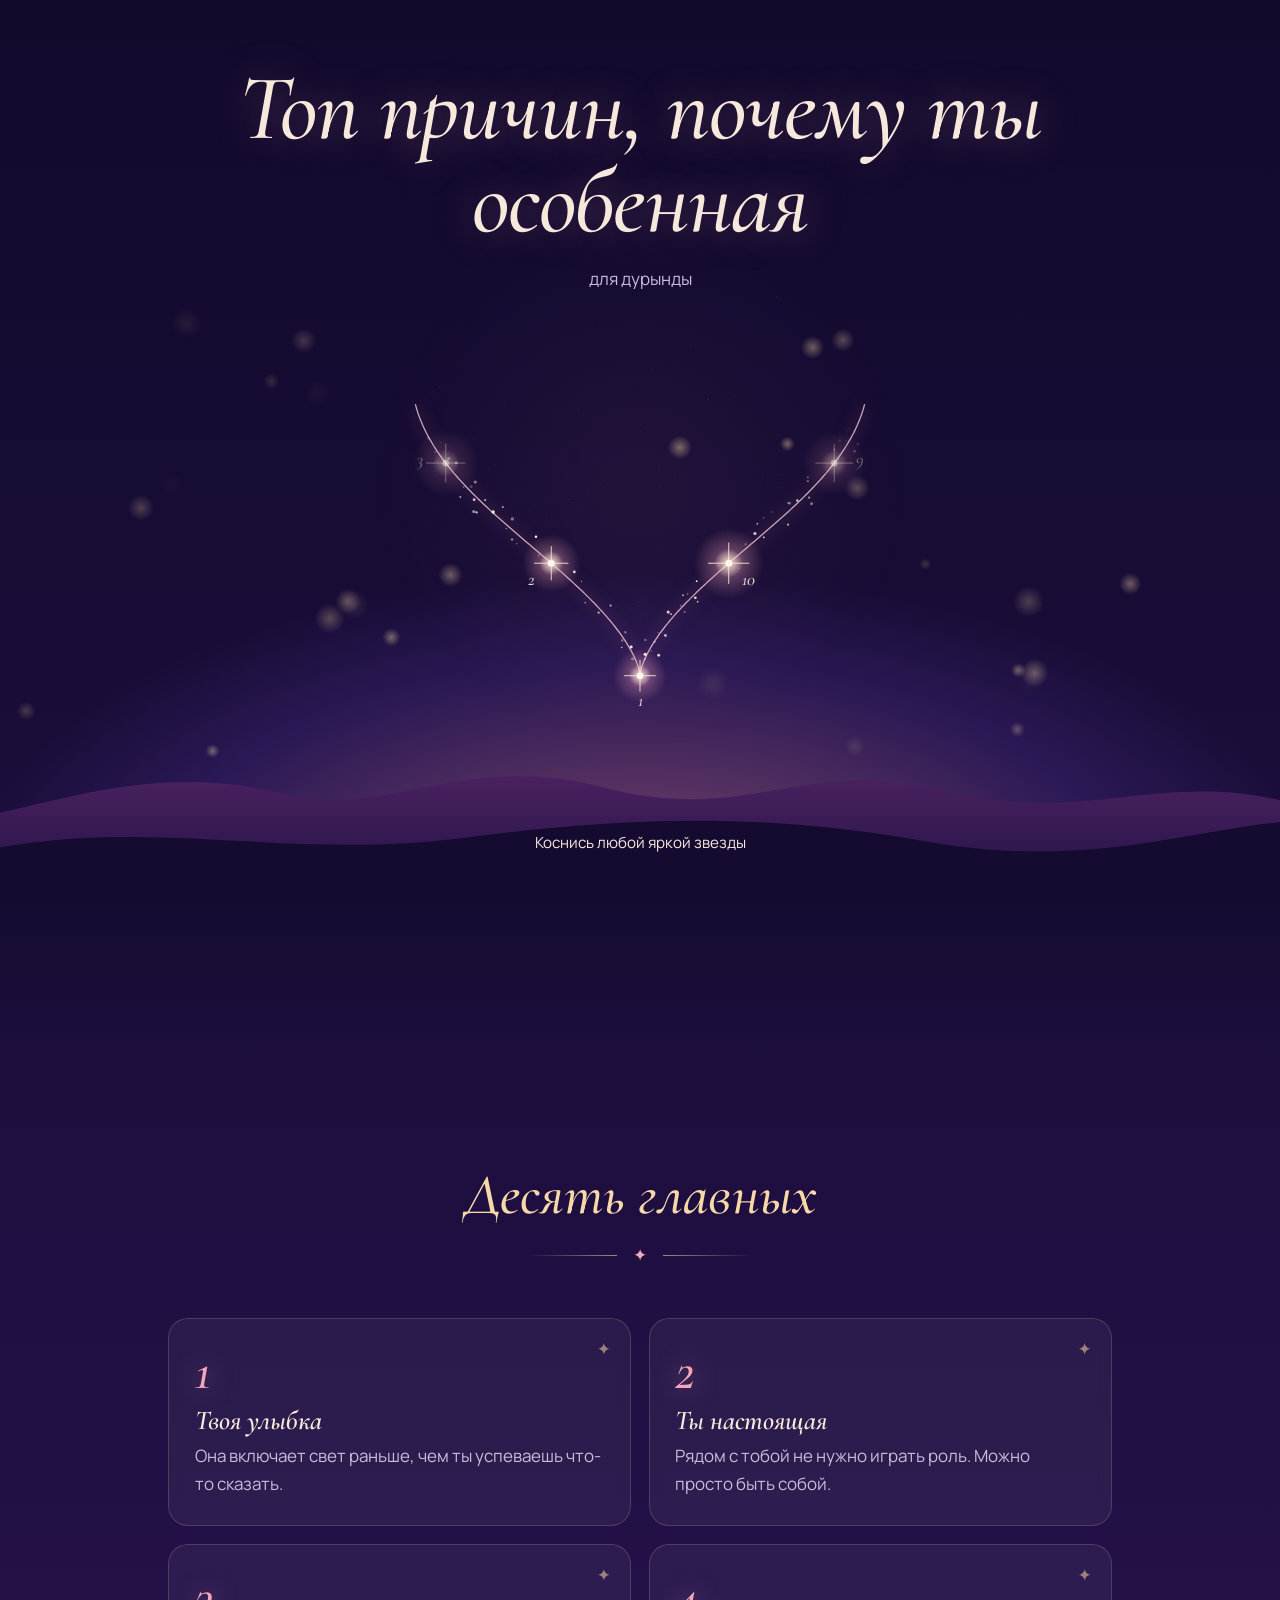
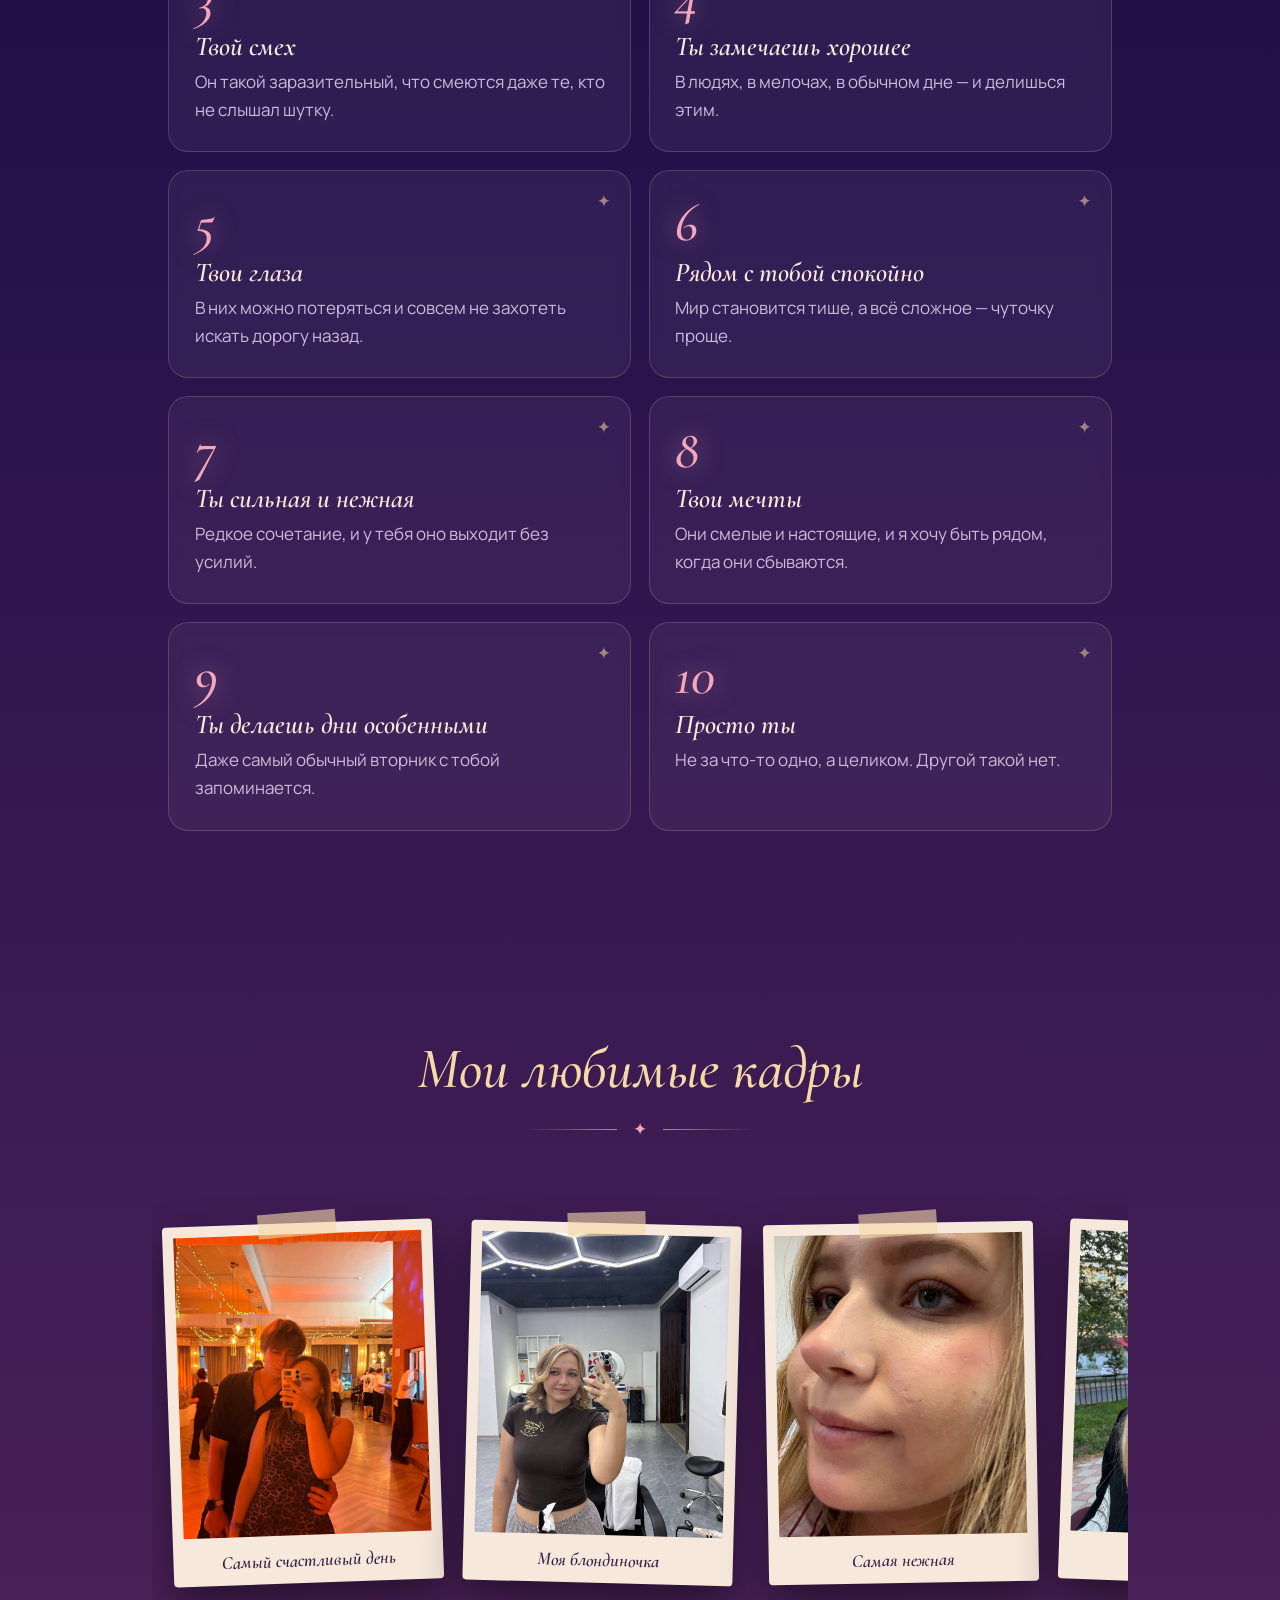
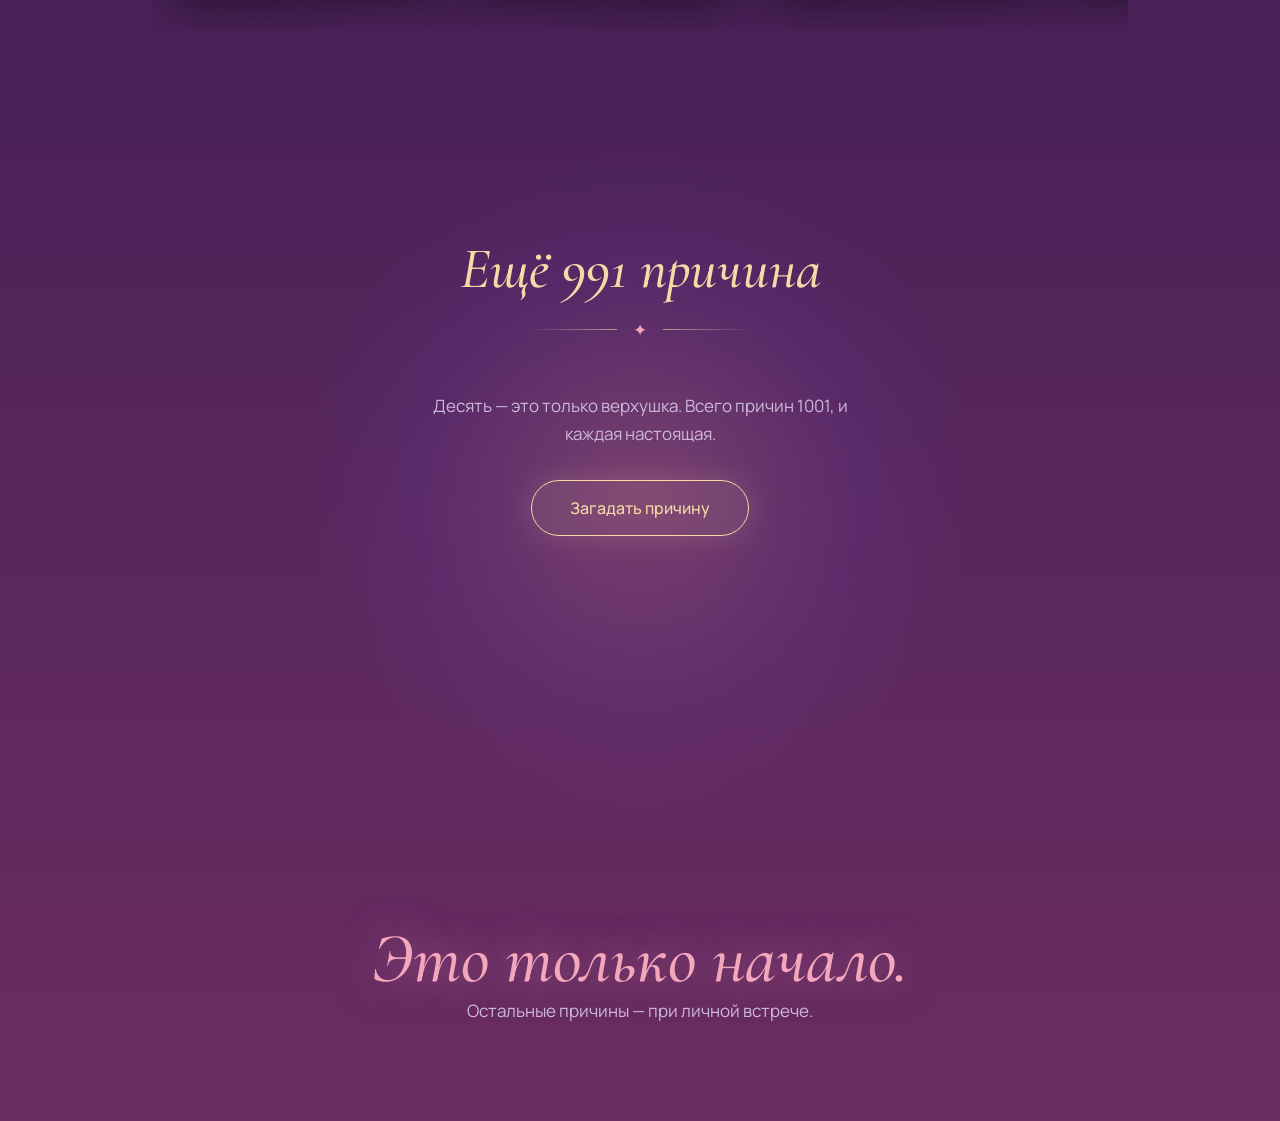
<file: index.html>
<!DOCTYPE html>
<html lang="ru">
<head>
<meta charset="utf-8">
<meta name="viewport" content="width=device-width, initial-scale=1, viewport-fit=cover">
<title>Топ причин, почему ты особенная</title>
<link rel="preconnect" href="https://fonts.googleapis.com">
<link rel="preconnect" href="https://fonts.gstatic.com" crossorigin>
<link href="https://fonts.googleapis.com/css2?family=Cormorant+Garamond:ital,wght@0,500;1,500;1,600&family=Manrope:wght@400;500&display=swap" rel="stylesheet">
<style>
*{box-sizing:border-box;margin:0;padding:0}
:root{--ink:#f7e8dc;--dim:#cdb9da;--rose:#f4a6bd;--gold:#f7d9a8;--night:#120a2b;color-scheme:dark;
 --serif:'Cormorant Garamond',Georgia,serif;
 padding-top:env(safe-area-inset-top,0px);padding-bottom:env(safe-area-inset-bottom,0px)}
html{scroll-padding-top:env(safe-area-inset-top,0px);background:var(--night)}
body{font:400 1.0625rem/1.65 Manrope,system-ui,sans-serif;color:var(--ink);
 background:linear-gradient(180deg,#120a2b 0,#24114a 40%,#4a2158 75%,#6b2d62 100%)}
#bg{position:fixed;inset:0;width:100%;height:100%;z-index:-1;pointer-events:none}
.hero{position:relative;height:100svh;min-height:640px;overflow:hidden}
.glow{position:absolute;left:0;right:0;bottom:0;height:60svh;
 background:radial-gradient(ellipse 70% 80% at 50% 100%,rgba(244,140,170,.45),rgba(138,92,255,.14) 55%,transparent 76%)}
#sky{position:absolute;inset:0;width:100%;height:100%;display:block;z-index:1}
.ridge{position:absolute;left:0;right:0;bottom:-1px;width:100%;height:21svh;z-index:2;pointer-events:none}
.fade{height:18svh;margin-top:-1px;background:linear-gradient(#150b30,transparent)}
.head{position:absolute;top:7svh;left:0;right:0;text-align:center;padding:0 5vw;pointer-events:none;z-index:3}
h1{font:italic 500 clamp(2.2rem,7.4vw,5.8rem)/1 var(--serif);letter-spacing:-.01em;text-shadow:0 0 40px rgba(244,166,189,.35)}
h1 span{display:inline-block;opacity:0;transform:translateY(.4em);filter:blur(6px);
 animation:in 1.3s cubic-bezier(.2,.7,.2,1) forwards;animation-delay:calc(var(--i)*.16s + .3s)}
@keyframes in{to{opacity:1;transform:none;filter:none}}
.for{margin-top:1rem;color:var(--dim);opacity:0;animation:in 1s 1.6s forwards}
#card{position:absolute;z-index:4;left:50%;bottom:calc(4svh + env(safe-area-inset-bottom,0px));width:min(92vw,460px);
 transform:translate(-50%,16px);opacity:0;pointer-events:none;padding:1.1rem 1.4rem 1.2rem;
 border:1px solid rgba(247,217,168,.4);border-radius:18px;background:rgba(18,10,43,.78);
 backdrop-filter:blur(14px);-webkit-backdrop-filter:blur(14px);transition:opacity .45s,transform .45s}
#card.on{opacity:1;transform:translate(-50%,0);pointer-events:auto}
#card small{color:var(--dim);font-size:.85rem}
#card h2{font:italic 600 1.9rem/1.1 var(--serif);color:var(--gold);margin:.2rem 0 .4rem}
.hint{position:absolute;z-index:3;left:0;right:0;bottom:calc(5svh + env(safe-area-inset-bottom,0px));text-align:center;
 color:var(--ink);font-size:.95rem;opacity:0;animation:in 1s 4.2s forwards;pointer-events:none}
.hint.off{animation:none;opacity:0}
main{max-width:1040px;margin:0 auto;padding:0 clamp(1.2rem,5vw,3rem)}
section{padding:clamp(3.5rem,9vw,6.5rem) 0}
.t{text-align:center;margin-bottom:3rem}
h3{font:italic 500 clamp(2.1rem,5.4vw,3.6rem)/1.05 var(--serif);color:var(--gold)}
.orn{display:flex;align-items:center;gap:1rem;justify-content:center;margin-top:1rem;color:var(--rose)}
.orn::before,.orn::after{content:'';width:min(90px,18vw);height:1px;background:linear-gradient(90deg,transparent,rgba(247,217,168,.6))}
.orn::after{transform:scaleX(-1)}
.top{list-style:none;display:grid;grid-template-columns:repeat(2,1fr);gap:1.1rem}
@media(max-width:700px){.top{grid-template-columns:1fr}}
.top li{position:relative;overflow:hidden;padding:1.6rem 1.6rem 1.7rem;border-radius:20px;
 background:rgba(255,255,255,.05);border:1px solid rgba(247,217,168,.18);
 backdrop-filter:blur(6px);-webkit-backdrop-filter:blur(6px);transition:border-color .3s,transform .3s}
.top li::before{content:'';position:absolute;inset:0;pointer-events:none;opacity:0;transition:opacity .3s;
 background:radial-gradient(260px circle at var(--mx,50%) var(--my,0%),rgba(244,166,189,.22),transparent 70%)}
.top li:hover{border-color:rgba(247,217,168,.5);transform:translateY(-3px)}
.top li:hover::before{opacity:1}
.top li::after{content:'✦';position:absolute;top:1rem;right:1.2rem;color:var(--gold);opacity:.55}
.top .n{display:block;font:italic 500 3.4rem/1 var(--serif);color:var(--rose);margin-bottom:.4rem;text-shadow:0 0 24px rgba(244,166,189,.5)}
.top h4{font:italic 600 1.7rem/1.15 var(--serif);margin-bottom:.35rem}
.top p{color:var(--dim)}
.shots{display:flex;gap:1.8rem;overflow-x:auto;scroll-snap-type:x mandatory;padding:2rem 1rem 3rem;margin:0 -1rem}
.ph{flex:0 0 min(70vw,270px);aspect-ratio:3/4;scroll-snap-align:center;padding:11px 11px 48px;position:relative;
 background:#f7e8dc;border-radius:4px;transform:rotate(var(--r));box-shadow:0 20px 44px rgba(0,0,0,.45);transition:transform .35s}
.ph:hover{transform:rotate(0) scale(1.03)}
.ph::before{content:'';position:absolute;top:-11px;left:50%;width:78px;height:24px;transform:translateX(-50%) rotate(-3deg);background:rgba(247,217,168,.6)}
.ph i{position:relative;display:grid;place-items:center;height:100%;padding:1rem;text-align:center;color:#fff;
 font:italic 500 1.25rem/1.2 var(--serif);background:linear-gradient(160deg,var(--c1),var(--c2));overflow:hidden}
.ph i::before{content:'♥';position:absolute;font-size:9rem;opacity:.14;font-style:normal}
.ph img{width:100%;height:100%;object-fit:cover;display:block}
.ph figcaption{position:absolute;left:12px;right:12px;bottom:12px;color:#3a2147;font:italic 600 1.15rem var(--serif);text-align:center}
.gen{position:relative;text-align:center;overflow:hidden}
.gen::before{content:'';position:absolute;left:50%;top:48%;width:min(700px,120vw);aspect-ratio:1;transform:translate(-50%,-50%);
 background:radial-gradient(circle,rgba(244,166,189,.2),rgba(138,92,255,.08) 45%,transparent 68%);pointer-events:none}
.gen>*{position:relative}
.gen .lead{color:var(--dim);max-width:44ch;margin:0 auto 2rem}
.wish{font:500 1rem Manrope,sans-serif;padding:1rem 2.4rem;border-radius:999px;border:1px solid var(--gold);
 background:rgba(247,217,168,.08);color:var(--gold);cursor:pointer;box-shadow:0 0 30px rgba(247,217,168,.18);transition:background .25s,color .25s}
.wish:hover{background:var(--gold);color:var(--night)}
.wish:focus-visible{outline:2px solid var(--rose);outline-offset:4px}
.res{min-height:12rem;margin-top:2.5rem}
#wish{font:italic 500 clamp(1.8rem,4.6vw,2.7rem)/1.2 var(--serif);max-width:24ch;margin:0 auto;transition:opacity .35s}
#no{color:var(--dim);font-size:.9rem;margin-top:1rem}
.shoot{position:absolute;top:8%;left:-20%;width:150px;height:2px;opacity:0;background:linear-gradient(90deg,transparent,#fff);transform:rotate(18deg)}
@keyframes shoot{0%{opacity:1;transform:translate(0,0) rotate(18deg)}100%{opacity:0;transform:translate(1300px,420px) rotate(18deg)}}
footer{text-align:center;padding:3rem 1rem 6rem}
footer b{display:block;font:italic 500 clamp(2.4rem,6.5vw,4.4rem)/1.1 var(--serif);color:var(--rose);text-shadow:0 0 40px rgba(244,166,189,.5)}
footer span{color:var(--dim)}
.js .rv{opacity:0;transform:translateY(20px);transition:opacity .8s,transform .8s}
.js .rv.in{opacity:1;transform:none}
@media (prefers-reduced-motion:reduce){h1 span,.for,.hint{animation:none;opacity:1;transform:none;filter:none}.js .rv{opacity:1;transform:none}}
</style>
</head>
<body>
<canvas id="bg"></canvas>
<header class="hero">
  <div class="glow"></div>
  <canvas id="sky" role="img" aria-label="Созвездие в форме сердца из десяти ярких звёзд. Каждая звезда — одна причина."></canvas>
  <svg class="ridge" viewBox="0 0 1440 300" preserveAspectRatio="none" aria-hidden="true">
    <defs><linearGradient id="rg" x1="0" y1="0" x2="0" y2="1"><stop offset="0" stop-color="#4a2160"/><stop offset="1" stop-color="#1f1146"/></linearGradient></defs>
    <path fill="url(#rg)" d="M0 160C120 120 200 90 320 130S520 60 680 120S900 70 1060 125S1300 95 1440 140V300H0Z"/>
    <path fill="#150b30" d="M0 215C180 170 330 235 520 200S860 160 1040 205S1330 190 1440 175V300H0Z"/>
  </svg>
  <div class="head">
    <h1><span style="--i:0">Топ</span> <span style="--i:1">причин,</span> <span style="--i:2">почему</span> <span style="--i:3">ты</span> <span style="--i:4">особенная</span></h1>
    <p class="for">для дурынды</p>
  </div>
  <div class="hint" id="hint">Коснись любой яркой звезды</div>
  <div id="card" aria-live="polite"></div>
</header>
<div class="fade"></div>

<main>
  <section>
    <div class="t rv"><h3>Десять главных</h3><div class="orn">✦</div></div>
    <ol class="top" id="top"></ol>
  </section>

  <section>
    <div class="t rv"><h3>Мои любимые кадры</h3><div class="orn">✦</div></div>
    <!-- Чтобы вставить фото: замени <i>…</i> внутри .ph на <img src="photo.jpg" alt=""> -->
    <div class="shots rv">
      <figure class="ph" style="--r:-2deg;--c1:#8a5cff;--c2:#f4a6bd"><img src="img/скриптонит.jpg" alt="тот самый день" loading="lazy"><figcaption>Самый счастливый день</figcaption></figure>
      <figure class="ph" style="--r:1.5deg;--c1:#f4a6bd;--c2:#f7d9a8"><img src="img/блондинка.jpg" alt="ты смеёшься" loading="lazy"><figcaption>Моя блондиночка</figcaption></figure>
      <figure class="ph" style="--r:-1deg;--c1:#5a2a5c;--c2:#8a5cff"><img src="img/милашка.jpg" alt="просто ты" loading="lazy"><figcaption>Самая нежная</figcaption></figure>
      <figure class="ph" style="--r:2deg;--c1:#f7d9a8;--c2:#8a5cff"><img src="img/на улице.jpg" alt="наш вечер" loading="lazy"><figcaption>Самая милая</figcaption></figure>
      <figure class="ph" style="--r:-1.5deg;--c1:#f4a6bd;--c2:#5a2a5c"><img src="img/домашняя.jpg" alt="моя любимая" loading="lazy"><figcaption>Дом это ты</figcaption></figure>

    </div>
  </section>

  <section class="gen">
    <i class="shoot"></i>
    <div class="t rv"><h3>Ещё 991 причина</h3><div class="orn">✦</div></div>
    <p class="lead rv">Десять — это только верхушка. Всего причин 1001, и каждая настоящая.</p>
    <button class="wish" id="btn" type="button">Загадать причину</button>
    <div class="res" aria-live="polite"><p id="wish"></p><p id="no"></p></div>
  </section>
</main>

<footer><b>Это только начало.</b><span>Остальные причины — при личной встрече.</span></footer>

<script>
document.documentElement.classList.add('js');
const R=[
['Твоя улыбка','Она включает свет раньше, чем ты успеваешь что-то сказать.'],
['Ты настоящая','Рядом с тобой не нужно играть роль. Можно просто быть собой.'],
['Твой смех','Он такой заразительный, что смеются даже те, кто не слышал шутку.'],
['Ты замечаешь хорошее','В людях, в мелочах, в обычном дне — и делишься этим.'],
['Твои глаза','В них можно потеряться и совсем не захотеть искать дорогу назад.'],
['Рядом с тобой спокойно','Мир становится тише, а всё сложное — чуточку проще.'],
['Ты сильная и нежная','Редкое сочетание, и у тебя оно выходит без усилий.'],
['Твои мечты','Они смелые и настоящие, и я хочу быть рядом, когда они сбываются.'],
['Ты делаешь дни особенными','Даже самый обычный вторник с тобой запоминается.'],
['Просто ты','Не за что-то одно, а целиком. Другой такой нет.']];
const P=['За то, как ты морщишь нос, когда смеёшься.','За твои тёплые руки.','За то, что с тобой любое место становится домом.','За твоё «ну давай» перед любой авантюрой.','За то, как ты говоришь о том, что любишь.','За твою заботу, которую ты считаешь мелочью.','За то, что ты помнишь важные детали.','За твой голос по утрам.','За то, что ты не сдаёшься.','За твою доброту без показухи.','За то, что ты умеешь слушать.','За твои глупые шутки, которые на самом деле смешные.','За то, как ты радуешься мелочам.','За то, что с тобой не скучно ни минуты.','За твои объятия, после которых всё хорошо.','За то, что ты веришь в меня.','За то, как ты танцуешь, когда думаешь, что никто не видит.','За твою искренность.','За то, что ты делаешь меня лучше.','За то, что ты есть.'];
const reduce=matchMedia('(prefers-reduced-motion: reduce)').matches;
const cl=(v,a,b)=>Math.min(b,Math.max(a,v));

const topList=document.getElementById('top');
topList.innerHTML=R.map((r,i)=>'<li class="rv"><span class="n">'+(i+1)+'</span><h4>'+r[0]+'</h4><p>'+r[1]+'</p></li>').join('');
topList.addEventListener('pointermove',e=>{const li=e.target.closest('li');if(!li)return;const b=li.getBoundingClientRect();li.style.setProperty('--mx',(e.clientX-b.left)+'px');li.style.setProperty('--my',(e.clientY-b.top)+'px')});
const io=new IntersectionObserver(es=>es.forEach(e=>{if(e.isIntersecting){e.target.classList.add('in');io.unobserve(e.target)}}),{threshold:.12});
document.querySelectorAll('.rv').forEach((el,i)=>{el.style.transitionDelay=(el.tagName==='LI'?(i%2)*.1:0)+'s';io.observe(el)});

/* ---------- фон: туманности, Млечный Путь, звёзды, падающие звёзды ---------- */
const bc=document.getElementById('bg'),bx=bc.getContext('2d');
let BW,BH,off,tw=[],sh=null,nextSh=2.5;
function fitBg(){BW=innerWidth;BH=innerHeight;bc.width=BW;bc.height=BH;
 off=document.createElement('canvas');off.width=BW;off.height=BH*2;const o=off.getContext('2d'),M=Math.max(BW,BH);
 [[.2,.25,.6,'138,92,255',.24],[.85,.55,.55,'244,100,160',.2],[.3,.95,.65,'90,60,200',.22],[.8,1.3,.6,'244,166,189',.18],[.2,1.7,.55,'138,92,255',.2]].forEach(([x,y,r,c,a])=>{
  const g=o.createRadialGradient(x*BW,y*BH,0,x*BW,y*BH,r*M);g.addColorStop(0,'rgba('+c+','+a+')');g.addColorStop(1,'rgba('+c+',0)');o.fillStyle=g;o.fillRect(0,0,BW,BH*2)});
 o.save();o.translate(BW/2,BH);o.rotate(-.5);
 const mg=o.createLinearGradient(0,-BH*.3,0,BH*.3);mg.addColorStop(0,'rgba(255,230,240,0)');mg.addColorStop(.5,'rgba(255,230,240,.08)');mg.addColorStop(1,'rgba(255,230,240,0)');
 o.fillStyle=mg;o.fillRect(-BW*1.5,-BH*.3,BW*3,BH*.6);
 for(let i=0;i<1800;i++){const u=(Math.random()-.5)*M*2.4,v=(Math.random()+Math.random()+Math.random()-1.5)*BH*.26;o.fillStyle='rgba(255,240,250,'+(.15+Math.random()*.5)+')';o.fillRect(u,v,1,1)}
 o.restore();
 tw=Array.from({length:1001},()=>({x:Math.random()*BW,y:Math.random()*BH,r:.4+Math.random()*1.1,p:Math.random()*6.28,v:.6+Math.random()*1.8}))}
function drawBg(now){
 const el=now/1000,mx=Math.max(1,document.documentElement.scrollHeight-BH),ph=cl(scrollY/mx,0,1);
 bx.clearRect(0,0,BW,BH);bx.drawImage(off,0,-ph*BH);bx.fillStyle='#fff';
 for(const b of tw){const y=((b.y-ph*BH*1.4)%BH+BH)%BH;bx.globalAlpha=reduce?.55:.25+.75*(.5+.5*Math.sin(el*b.v+b.p));bx.fillRect(b.x,y,b.r,b.r)}
 bx.globalAlpha=1;
 if(!reduce){
  if(!sh&&el>nextSh){const a=.35+Math.random()*.25;sh={x:Math.random()*BW*.7,y:Math.random()*BH*.35,vx:Math.cos(a)*9,vy:Math.sin(a)*9,l:0};nextSh=el+5+Math.random()*6}
  if(sh){sh.x+=sh.vx;sh.y+=sh.vy;sh.l+=.02;const a=1-sh.l;if(a<=0)sh=null;else{const g=bx.createLinearGradient(sh.x,sh.y,sh.x-sh.vx*9,sh.y-sh.vy*9);g.addColorStop(0,'rgba(255,255,255,'+a+')');g.addColorStop(1,'rgba(255,255,255,0)');
   bx.strokeStyle=g;bx.lineWidth=1.6;bx.beginPath();bx.moveTo(sh.x,sh.y);bx.lineTo(sh.x-sh.vx*9,sh.y-sh.vy*9);bx.stroke()}}}
}

/* ---------- сердце-созвездие ---------- */
const cv=document.getElementById('sky'),cx=cv.getContext('2d'),card=document.getElementById('card'),hint=document.getElementById('hint');
const N=720,HP=[];
(function(){let L=0,px=0,py=0;for(let i=0;i<=N;i++){const t=Math.PI+i/N*Math.PI*2,x=16*Math.pow(Math.sin(t),3),y=13*Math.cos(t)-5*Math.cos(2*t)-2*Math.cos(3*t)-Math.cos(4*t)+3.7;
 if(i)L+=Math.hypot(x-px,y-py);HP.push({x,y,l:L});px=x;py=y}HP.forEach(p=>p.l/=L)})();
function at(f){f=cl(f,0,1);let lo=0,hi=N;while(hi-lo>1){const m=(lo+hi)>>1;HP[m].l<f?lo=m:hi=m}const a=HP[lo],b=HP[hi],u=(f-a.l)/((b.l-a.l)||1);return{x:a.x+(b.x-a.x)*u,y:a.y+(b.y-a.y)*u}}
let W,H,s,cxm,cym,line=[],pts=[],dust=[],inner=[],fly=[],hov=-1,sel=-1;const t0=performance.now();
function fit(){const D=Math.min(devicePixelRatio||1,2);W=cv.clientWidth;H=cv.clientHeight;cv.width=W*D;cv.height=H*D;cx.setTransform(D,0,0,D,0,0);
 s=Math.min(W*.8/32,H*.42/26.5);cxm=W/2;cym=H*.54;
 const P=f=>{const p=at(f);return{x:cxm+p.x*s,y:cym-p.y*s}};
 line=HP.map(p=>({x:cxm+p.x*s,y:cym-p.y*s}));
 pts=R.map((_,i)=>{const p=P(i/10);return{x:p.x,y:p.y,g:Math.min(i/10,1-i/10)*2}});
 dust=Array.from({length:170},()=>{const f=Math.random(),a=at(f-.003),b=at(f+.003),p=at(f),dx=b.x-a.x,dy=b.y-a.y,d=Math.hypot(dx,dy)||1,o=(Math.random()-.5)*1.7;
  return{x:cxm+(p.x-dy/d*o)*s,y:cym-(p.y+dx/d*o)*s,g:Math.min(f,1-f)*2,r:.5+Math.random()*1.2,p:Math.random()*6.28,v:.8+Math.random()*2}});
 inner=Array.from({length:130},()=>{const f=Math.random(),p=at(f),k=Math.sqrt(Math.random())*.9;
  return{x:cxm+p.x*s*k,y:cym-p.y*s*k,r:.4+Math.random()*1,p:Math.random()*6.28,v:.6+Math.random()*1.6}});
 fly=Array.from({length:30},()=>({x:Math.random()*W,y:H*.3+Math.random()*H*.55,sp:.12+Math.random()*.3,ph:Math.random()*6.28,r:1.2+Math.random()*2}))}
function glow(x,y,r,c,a){const g=cx.createRadialGradient(x,y,0,x,y,r);g.addColorStop(0,'rgba('+c+','+a+')');g.addColorStop(1,'rgba('+c+',0)');cx.fillStyle=g;cx.beginPath();cx.arc(x,y,r,0,6.283);cx.fill()}
function draw(now){
 const el=reduce?99:(now-t0)/1000,k=reduce?1.3:cl((el-.7)/3.6,0,1.3),kl=Math.min(1,k);
 cx.clearRect(0,0,W,H);
 const beat=reduce?0:Math.max(0,Math.sin(el*2.2))**6;
 glow(cxm,cym,s*19,'244,166,189',.1*kl+.07*beat);
 cx.fillStyle='#fff6ee';
 for(const p of inner){cx.globalAlpha=cl(k-.3,0,1)*(.12+.4*(.5+.5*Math.sin(el*p.v+p.p)));cx.fillRect(p.x,p.y,p.r,p.r)}
 for(const p of dust){const v=cl((k-p.g)*6,0,1);if(!v)continue;cx.globalAlpha=v*(.35+.65*(.5+.5*Math.sin(el*p.v+p.p)));cx.beginPath();cx.arc(p.x,p.y,p.r,0,6.283);cx.fill()}
 cx.globalAlpha=1;
 const n=Math.floor(kl*N/2);
 if(n>1){cx.save();cx.lineJoin=cx.lineCap='round';cx.shadowColor='rgba(244,140,175,.95)';cx.shadowBlur=16;cx.strokeStyle='rgba(255,215,228,.75)';cx.lineWidth=1.3;
  cx.beginPath();cx.moveTo(line[0].x,line[0].y);for(let i=1;i<=n;i++)cx.lineTo(line[i].x,line[i].y);
  cx.moveTo(line[N].x,line[N].y);for(let i=1;i<=n;i++)cx.lineTo(line[N-i].x,line[N-i].y);cx.stroke();cx.restore()}
 pts.forEach((p,i)=>{const vis=cl((k-p.g)*6,0,1);if(!vis)return;
  const on=i===hov||i===sel,r=(on?24:16)*(reduce?1:.88+.12*Math.sin(el*2+i)+.18*beat);
  glow(p.x,p.y,r*2.2,'244,166,189',.5*vis);glow(p.x,p.y,r*.9,'255,240,215',.9*vis);
  cx.globalAlpha=vis;cx.fillStyle='#fff';cx.beginPath();cx.arc(p.x,p.y,3.3,0,6.283);cx.fill();
  cx.strokeStyle='rgba(255,240,215,.85)';cx.lineWidth=1;cx.beginPath();cx.moveTo(p.x-r*1.3,p.y);cx.lineTo(p.x+r*1.3,p.y);cx.moveTo(p.x,p.y-r*1.3);cx.lineTo(p.x,p.y+r*1.3);cx.stroke();
  if(i===sel){cx.strokeStyle='rgba(247,217,168,.9)';cx.beginPath();cx.arc(p.x,p.y,r+7,0,6.283);cx.stroke()}
  const dx=p.x-cxm,dy=p.y-cym,d=Math.hypot(dx,dy)||1;
  cx.font='italic 500 18px "Cormorant Garamond",serif';cx.textAlign='center';cx.textBaseline='middle';cx.fillStyle='rgba(247,232,220,.9)';cx.fillText(i+1,p.x+dx/d*26,p.y+dy/d*26);
  cx.globalAlpha=1});
 for(const f of fly){if(!reduce){f.y-=f.sp;if(f.y<H*.3){f.y=H*.8;f.x=Math.random()*W}}const x=f.x+Math.sin(el*.8+f.ph)*14;glow(x,f.y,f.r*5,'247,217,168',.55*(.5+.5*Math.sin(el*1.5+f.ph))*cl(el/3,0,1))}
 drawBg(now);requestAnimationFrame(draw)}
function hit(e){const r=cv.getBoundingClientRect(),x=e.clientX-r.left,y=e.clientY-r.top;let h=-1,m=30;
 pts.forEach((p,i)=>{const d=Math.hypot(p.x-x,p.y-y);if(d<m){m=d;h=i}});return h}
function show(i){sel=i;card.innerHTML='<small>Причина №'+(i+1)+' из топ-10</small><h2>'+R[i][0]+'</h2><p>'+R[i][1]+'</p>';card.classList.add('on');hint.classList.add('off')}
function hide(){sel=-1;card.classList.remove('on')}
cv.addEventListener('pointermove',e=>{hov=hit(e);cv.style.cursor=hov>-1?'pointer':'default'});
cv.addEventListener('click',e=>{const h=hit(e);h>-1?show(h):hide()});
addEventListener('keydown',e=>{if(e.key==='Escape')hide()});
addEventListener('resize',()=>{fit();fitBg()});
fit();fitBg();requestAnimationFrame(draw);

/* ---------- генератор причин ---------- */
const out=document.getElementById('wish'),no=document.getElementById('no'),shoot=document.querySelector('.shoot');
let q=0;const order=P.map((_,i)=>i).sort(()=>Math.random()-.5);
document.getElementById('btn').onclick=()=>{
 shoot.style.animation='none';void shoot.offsetWidth;shoot.style.animation='shoot 1s ease-out';
 const n=11+Math.floor(Math.random()*991);out.style.opacity=0;
 setTimeout(()=>{out.textContent=P[order[q++%P.length]];no.textContent='Причина №'+n+' из 1001';out.style.opacity=1},350)};
</script>
</body>
</html>
</file>
